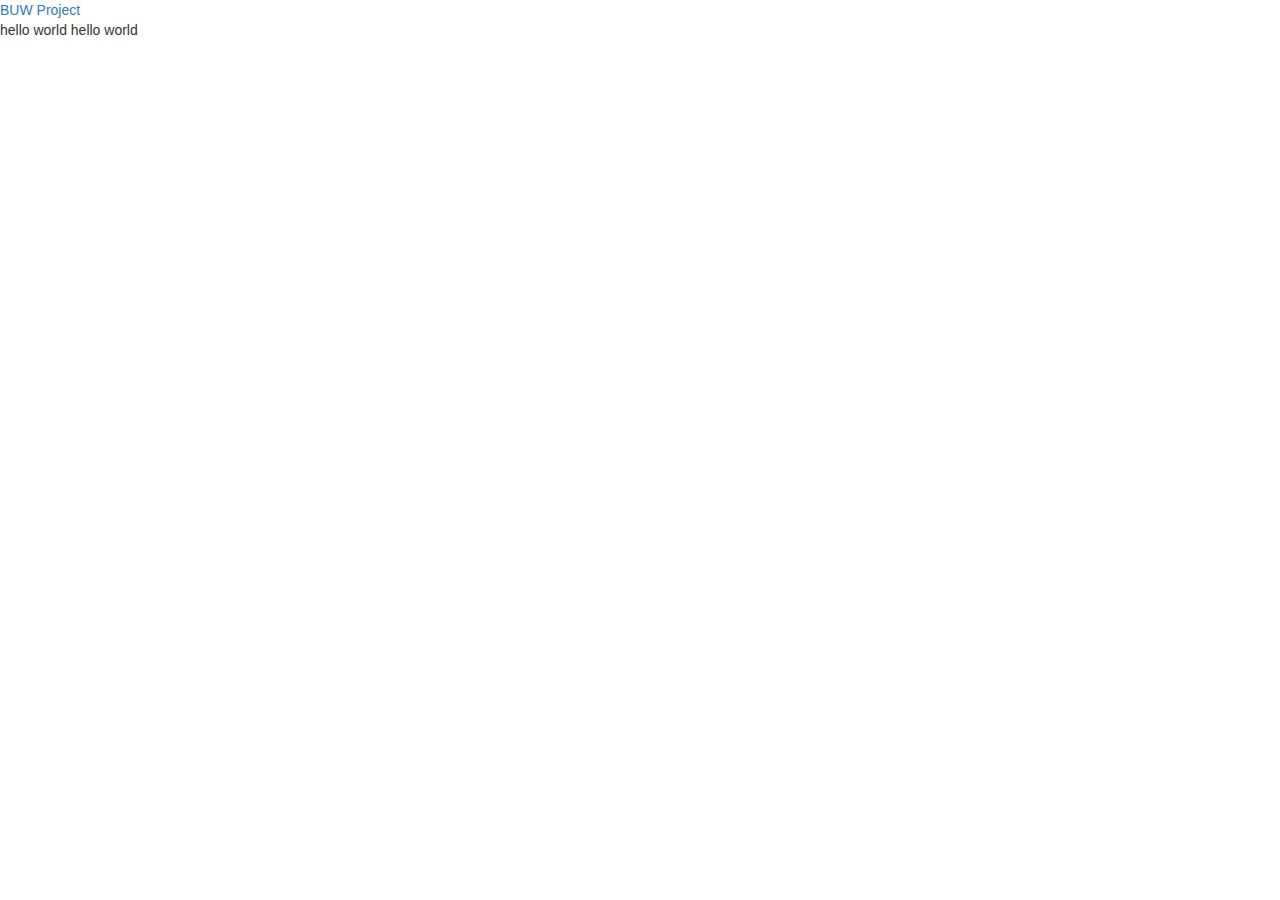
<file: index.html>
<!DOCTYPE html>
<html lang="en">
<head>
  <title>How To Help</title>
  <meta charset="utf-8">
  <meta name="viewport" content="width=device-width, initial-scale=1">
  <link rel="stylesheet" href="https://maxcdn.bootstrapcdn.com/bootstrap/3.3.7/css/bootstrap.min.css">
   <link rel="stylesheet" href="BUW.css">
   <link href="https://fonts.googleapis.com/css?family=Roboto+Slab" rel="stylesheet">
  <script src="https://ajax.googleapis.com/ajax/libs/jquery/3.2.1/jquery.min.js"></script>
  <script src="https://maxcdn.bootstrapcdn.com/bootstrap/3.3.7/js/bootstrap.min.js"></script>
</head>

<body>

<a href="buw/buw_home.html">BUW Project</a></li>

<p> hello world hello world



</body>
</html>
</file>
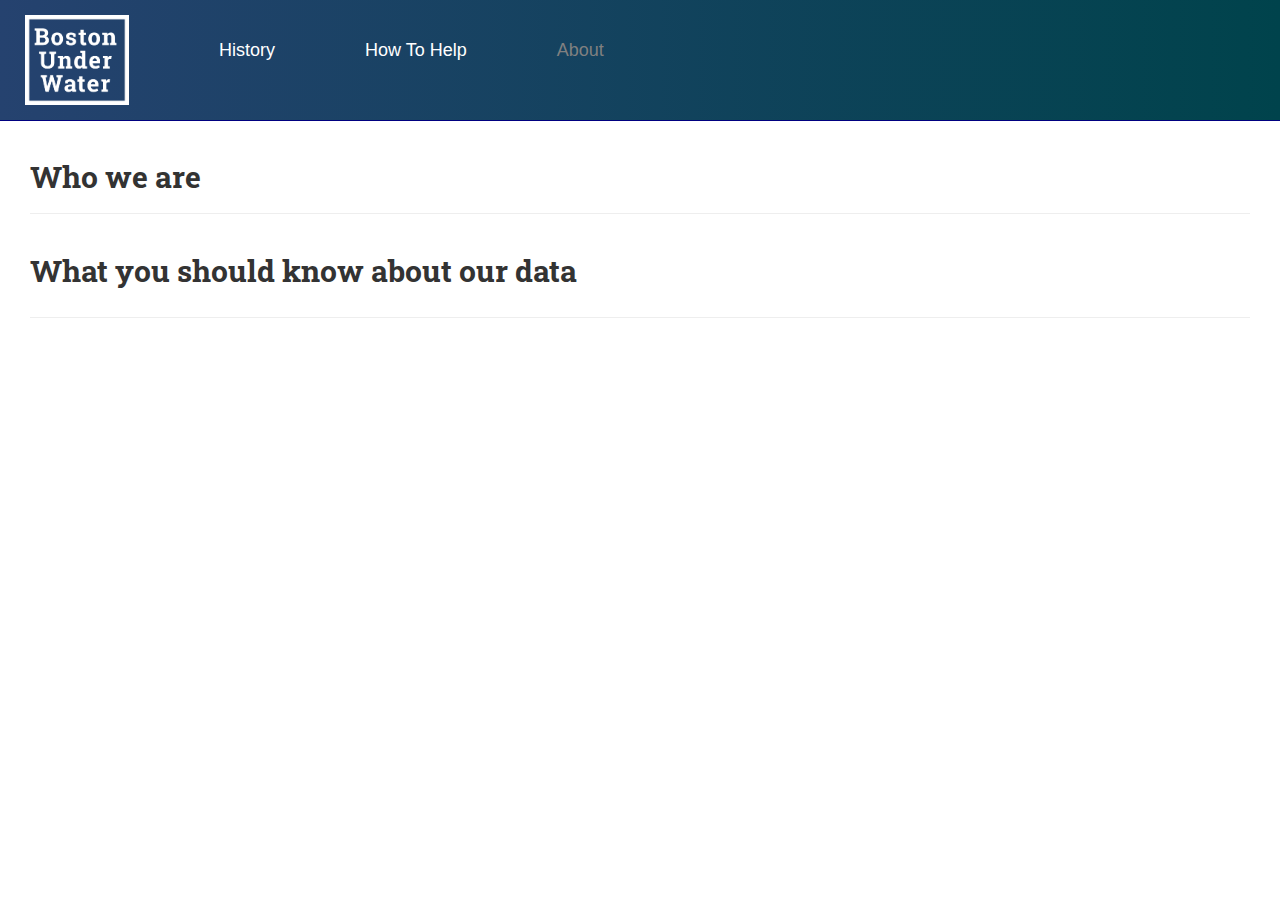
<file: about.html>
<!DOCTYPE html>
<html lang="en">
<head>
  <title>How To Help</title>
  <meta charset="utf-8">
  <meta name="viewport" content="width=device-width, initial-scale=1">
  <link rel="stylesheet" href="https://maxcdn.bootstrapcdn.com/bootstrap/3.3.7/css/bootstrap.min.css">
   <link rel="stylesheet" href="BUW.css">
   <link href="https://fonts.googleapis.com/css?family=Roboto+Slab" rel="stylesheet">
  <script src="https://ajax.googleapis.com/ajax/libs/jquery/3.2.1/jquery.min.js"></script>
  <script src="https://maxcdn.bootstrapcdn.com/bootstrap/3.3.7/js/bootstrap.min.js"></script>
</head>
<body id="override">

<nav class="navbar navbar-default navbar-fixed-top">
  <div class="container-fluid">
    <div class="navbar-header">
      <button type="button" class="navbar-toggle" data-toggle="collapse" data-target="#myNavbar">
        <span class="icon-bar"></span>
        <span class="icon-bar"></span>
        <span class="icon-bar"></span>                        
      </button>

      <a class="navbar-brand" href="buw_home.html">
      	<img alt="Boston Under Water" src="BUW_Logo.png">
      </a>

    </div>
    <div class="collapse navbar-collapse" id="myNavbar">
      <ul class="nav navbar-nav">
        <li><a href="buw_home.html">History</a></li>
        <li><a href="help.html">How To Help</a></li>
        <li class="active"><a href="about.html">About</a></li>
      </ul>
      <ul class="nav navbar-nav navbar-right">
        <!-- empty for now -->
      </ul>
    </div>
  </div>
</nav>

	<div id="content">
    <br><br><br><br><br><br>
  
    
    <br>
    <h2> <b> Who we are </b></h2>


    <hr>
    <div class="row">
    </div>

    <h2> <b> What you should know about our data </b></h2>
   
    <div class="row">
    </div>
    <hr>

  </div>

</body>
</html>
</file>
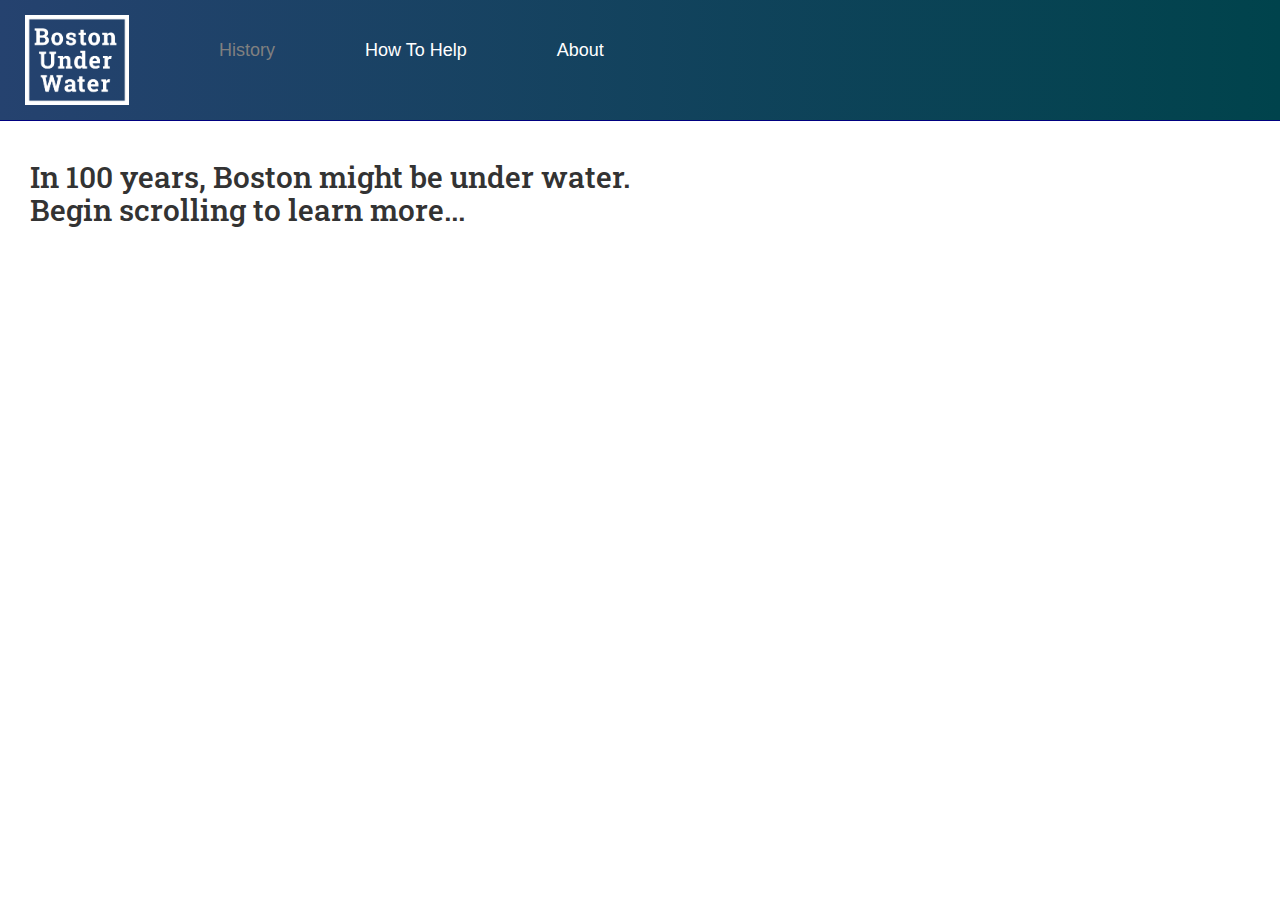
<file: buw_home.html>
<!DOCTYPE html>
<html lang="en">
<head>
  <title>Boston Under Water</title>
  <meta charset="utf-8">
  <meta name="viewport" content="width=device-width, initial-scale=1">
  <link rel="stylesheet" href="https://maxcdn.bootstrapcdn.com/bootstrap/3.3.7/css/bootstrap.min.css">
   <link rel="stylesheet" href="BUW.css">
   <link href="https://fonts.googleapis.com/css?family=Roboto+Slab" rel="stylesheet">
  <script src="https://ajax.googleapis.com/ajax/libs/jquery/3.2.1/jquery.min.js"></script>
  <script src="https://maxcdn.bootstrapcdn.com/bootstrap/3.3.7/js/bootstrap.min.js"></script>
</head>
<body id="override">

<nav class="navbar navbar-default navbar-fixed-top">
  <div class="container-fluid">
    <div class="navbar-header">
      <button type="button" class="navbar-toggle" data-toggle="collapse" data-target="#myNavbar">
        <span class="icon-bar"></span>
        <span class="icon-bar"></span>
        <span class="icon-bar"></span>                        
      </button>

      <a class="navbar-brand" href="buw_home.html">
      	<img alt="Boston Under Water" src="BUW_Logo.png">
      </a>

    </div>
    <div class="collapse navbar-collapse" id="myNavbar">
      <ul class="nav navbar-nav">
        <li class="active"><a href="buw_home.html">History</a></li>
        <li><a href="help.html">How To Help</a></li>
        <li><a href="about.html">About</a></li>
      </ul>
      <ul class="nav navbar-nav navbar-right">
        <!-- empty for now -->
      </ul>
    </div>
  </div>
</nav>

	<div id="content">
		<br><br><br><br><br><br><br>
		<h2> In 100 years, Boston might be under water. 
			<br> Begin scrolling to learn more... </h1>
		<!-- <div id="video">
			<video controls muted autoplay>
				  <source src="flood.mp4" type="video/mp4">
					Your browser does not support the video tag.
			</video>
		</div> -->

		<br><br><br><br><br><br><br><br><br><br><br><br><br>
		
		<br><br><br><br><br><br><br><br><br><br>
	</div>

</body>

</html>
</file>
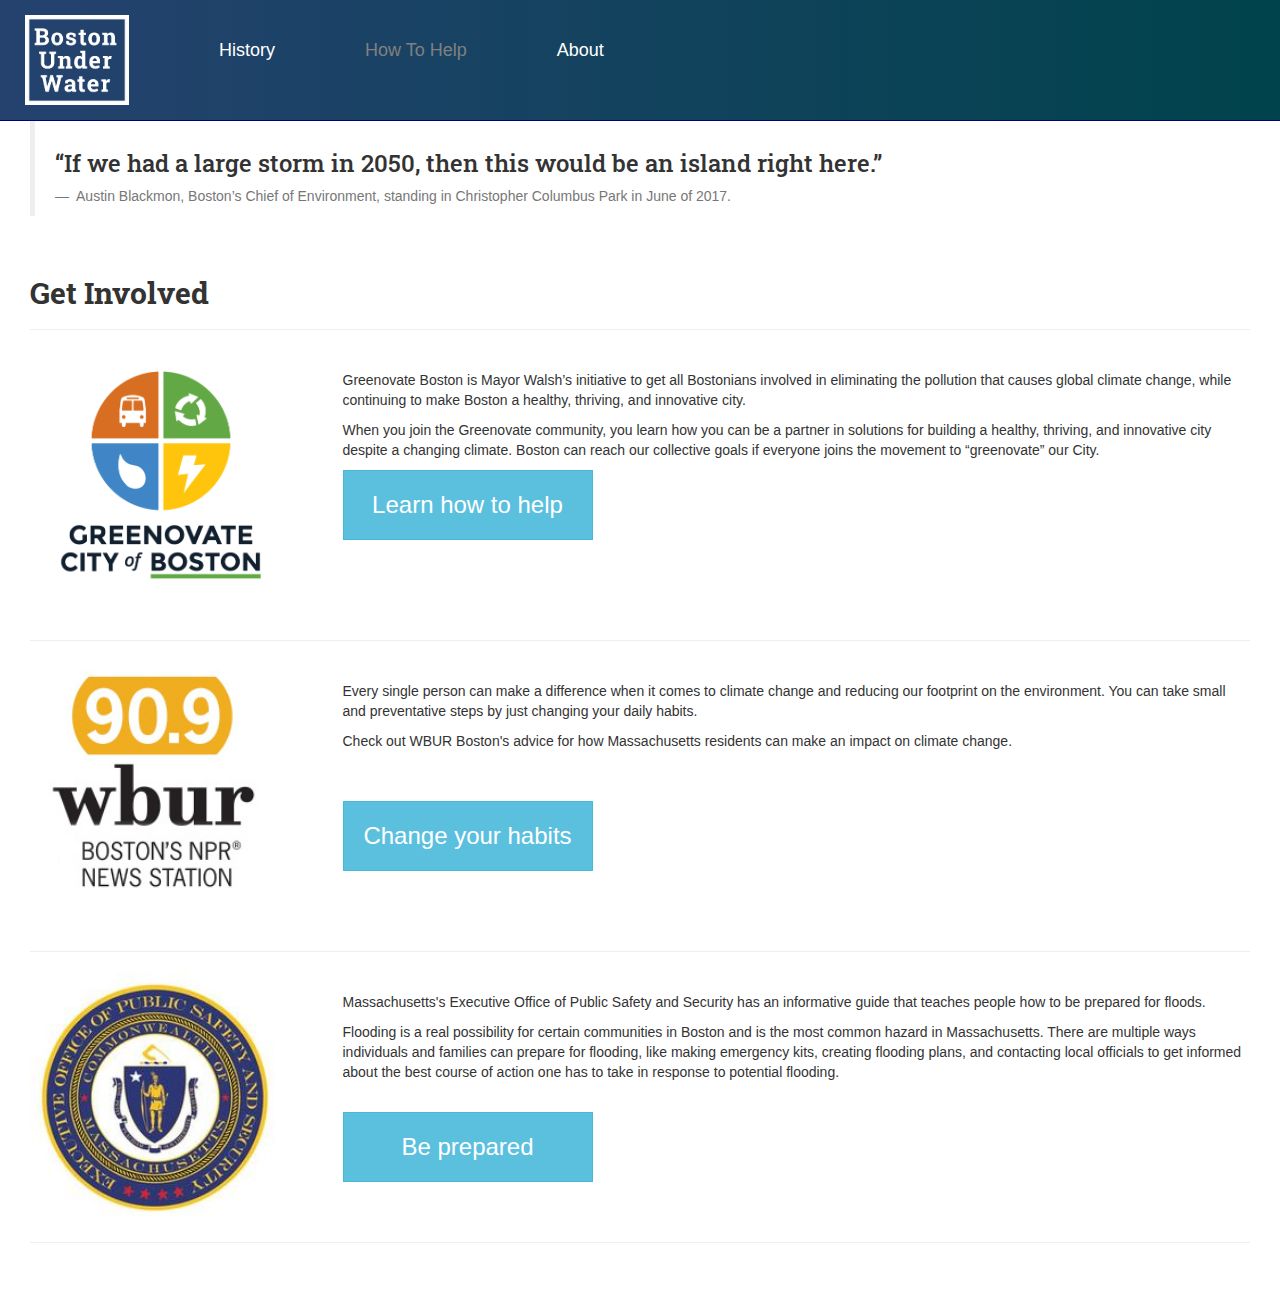
<file: help.html>
<!DOCTYPE html>
<html lang="en">
<head>
  <title>How To Help</title>
  <meta charset="utf-8">
  <meta name="viewport" content="width=device-width, initial-scale=1">
  <link rel="stylesheet" href="https://maxcdn.bootstrapcdn.com/bootstrap/3.3.7/css/bootstrap.min.css">
   <link rel="stylesheet" href="BUW.css">
   <link href="https://fonts.googleapis.com/css?family=Roboto+Slab" rel="stylesheet">
  <script src="https://ajax.googleapis.com/ajax/libs/jquery/3.2.1/jquery.min.js"></script>
  <script src="https://maxcdn.bootstrapcdn.com/bootstrap/3.3.7/js/bootstrap.min.js"></script>
</head>
<body id="override">

<nav class="navbar navbar-default navbar-fixed-top">
  <div class="container-fluid">
    <div class="navbar-header">
      <button type="button" class="navbar-toggle" data-toggle="collapse" data-target="#myNavbar">
        <span class="icon-bar"></span>
        <span class="icon-bar"></span>
        <span class="icon-bar"></span>                        
      </button>

      <a class="navbar-brand" href="buw_home.html">
      	<img alt="Boston Under Water" src="BUW_Logo.png">
      </a>

    </div>
    <div class="collapse navbar-collapse" id="myNavbar">
      <ul class="nav navbar-nav">
        <li><a href="buw_home.html">History</a></li>
        <li class="active"><a href="help.html">How To Help</a></li>
        <li><a href="about.html">About</a></li>
      </ul>
      <ul class="nav navbar-nav navbar-right">
        <!-- empty for now -->
      </ul>
    </div>
  </div>
</nav>

	<div id="content">
		<br><br><br><br><br><br>
    
		<blockquote class="blockquote">
        <h3 class="mb-0"> “If we had a large storm in 2050, then this would be an island right here.”</h3>
        <footer class="blockquote-footer"> Austin Blackmon, Boston’s Chief of Environment, standing in Christopher Columbus Park in June of 2017. 
        </footer>
    </blockquote> 
		
    <br>
    <h2> <b> Get Involved </b></h2>


    <hr>
    <div class="row">
        <div class="col-md-3"> 
           <img class="orglogo" src="greenovate.png">
        </div>
           
       
        <div class="col-md-9">
          <br>
          <p>Greenovate Boston is Mayor Walsh’s initiative to get all Bostonians involved in eliminating the pollution that causes global climate change, while continuing to make Boston a healthy, thriving, and innovative city.</p>

          <p> When you join the Greenovate community, you learn how you can be a partner in solutions for building a healthy, thriving, and innovative city despite a changing climate. Boston can reach our collective goals if everyone joins the movement to “greenovate” our City. </p>


           <button type="button" class="btn btn-info">
              <a href="http://greenovateboston.org/signup_survey">Learn how to help</a>
           </button>

        </div>
    </div>

    <br> 

    <hr>
    <div class="row">
        <div class="col-md-3"> 
           <img class="orglogo" src="wbur.jpg">
        </div>
           
       
        <div class="col-md-9">
          <br>
          <p>Every single person can make a difference when it comes to climate change and reducing our footprint on the environment. You can take small and preventative steps by just changing your daily habits. </p>

          <p>Check out WBUR Boston's advice for how Massachusetts residents can make an impact on climate change.</p>

         <br><br>


           <button type="button" class="btn btn-info">
              <a href="http://www.wbur.org/news/2017/08/29/massachusetts-what-can-you-do-about-climate-change">Change your habits</a>
           </button>

        </div>
    </div>

    <br> 
    
    <hr>
    <div class="row">
        <div class="col-md-3"> 
           <img class="orglogo" src="safety.jpg">
        </div>
           
       
        <div class="col-md-9">
          <br>
          <p>Massachusetts's Executive Office of Public Safety and Security has an informative guide that teaches people how to be prepared for floods. </p>

          <o> Flooding is a real possibility for certain communities in Boston and is the most common hazard in Massachusetts. There are multiple ways individuals and families can prepare for flooding, like making emergency kits, creating flooding plans, and contacting local officials to get informed about the best course of action one has to take in response to potential flooding.  </p>

         <br>


           <button type="button" class="btn btn-info">
              <a href="http://www.mass.gov/eopss/agencies/mema/emergencies/floods/">Be prepared</a>
           </button>

        </div>
    </div>
    <hr>

    </div>

    
    <br><br>
	</div>

</body>
</html>
</file>
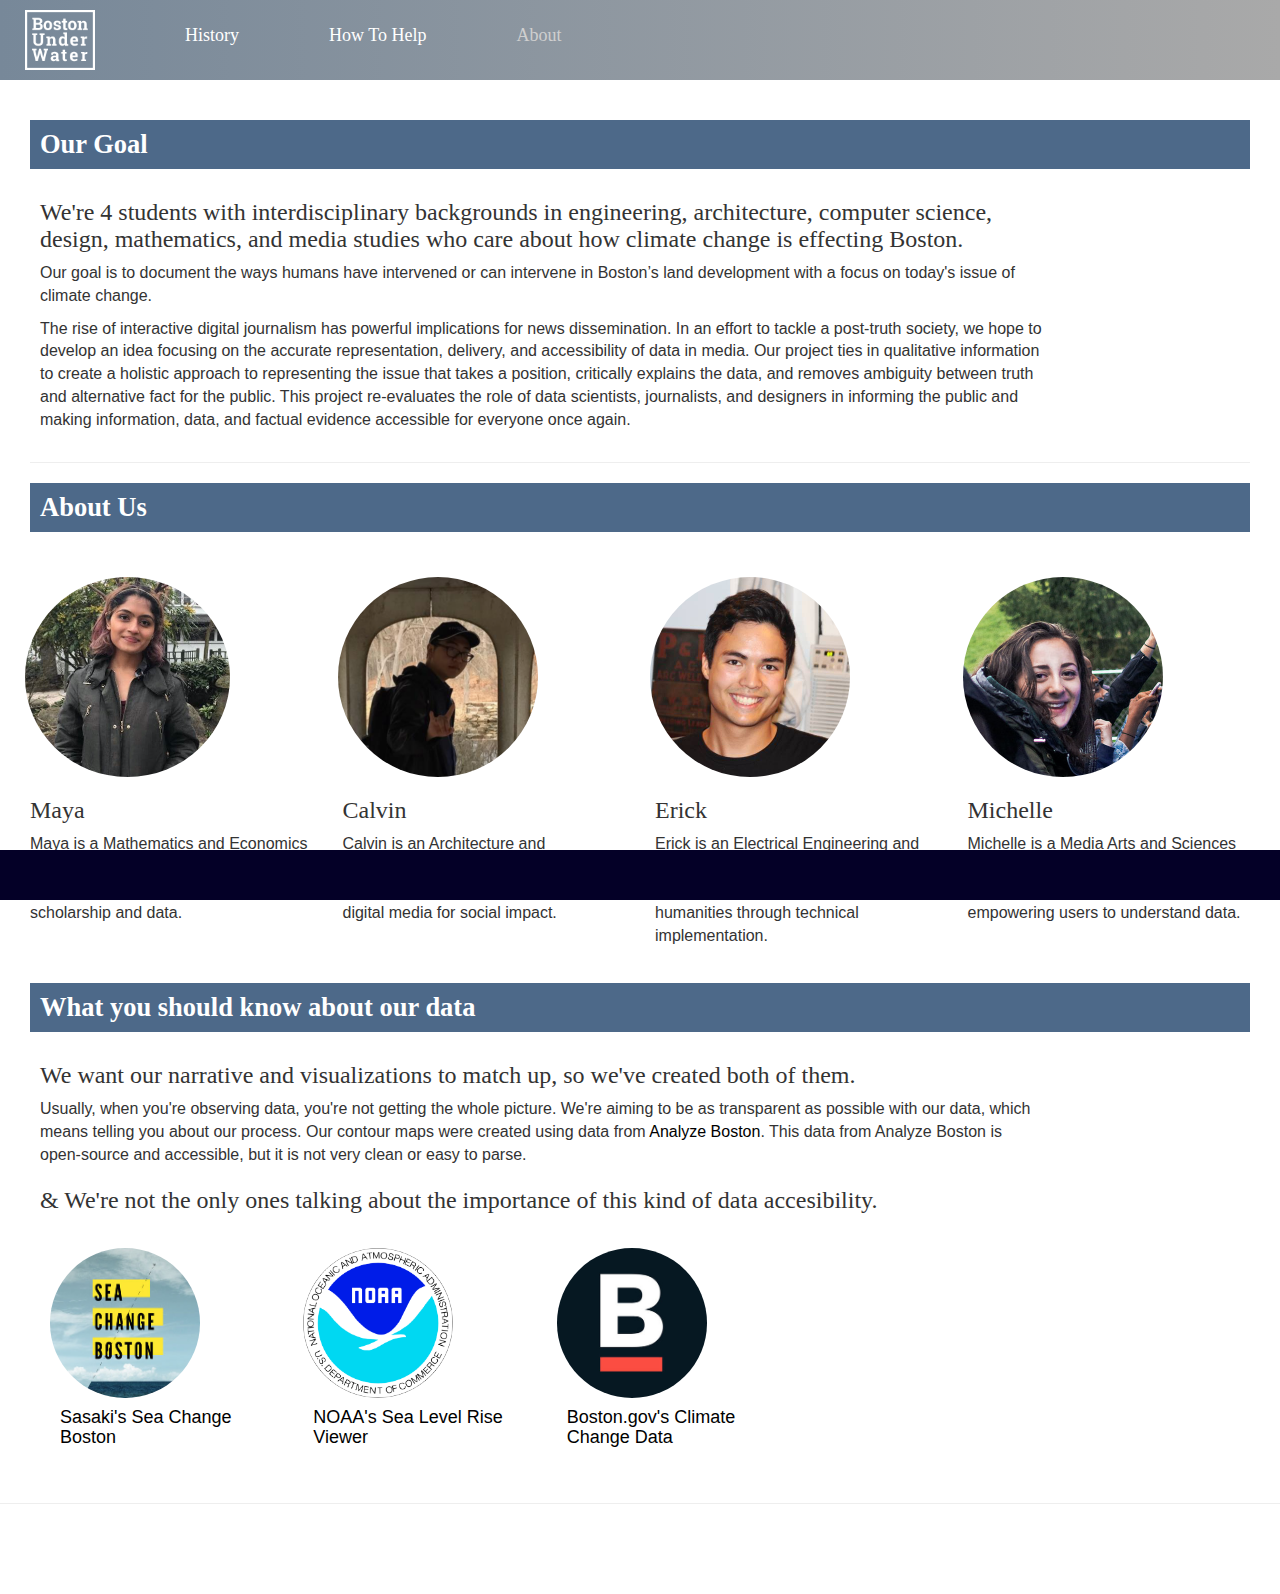
<file: buw/about.html>
<!DOCTYPE html>
<html lang="en">
<head>
  <title>How To Help</title>
  <meta charset="utf-8">
  <meta name="viewport" content="width=device-width, initial-scale=1">
  <link rel="stylesheet" href="https://maxcdn.bootstrapcdn.com/bootstrap/3.3.7/css/bootstrap.min.css">
   <link rel="stylesheet" href="BUW.css">
   <link href="https://fonts.googleapis.com/css?family=Roboto+Slab" rel="stylesheet">
  <script src="https://ajax.googleapis.com/ajax/libs/jquery/3.2.1/jquery.min.js"></script>
  <script src="https://maxcdn.bootstrapcdn.com/bootstrap/3.3.7/js/bootstrap.min.js"></script>
</head>

<style>

  .about, .card-img-top {
    height: 200px;
    border-radius: 100%;
    text-align: center;
    padding-left: 5px;
    padding-right: 5px;

  }


  .card-text, .card-title{
    padding-left: 10px;
    padding-right: 10px;
  }

  .data {
    border-radius: 100%;
    height: 150px;
  }

  

</style>
<body id="override">

<nav class="navbar navbar-default navbar-fixed-top">
  <div class="container-fluid">
    <div class="navbar-header">
      <button type="button" class="navbar-toggle" data-toggle="collapse" data-target="#myNavbar">
        <span class="icon-bar"></span>
        <span class="icon-bar"></span>
        <span class="icon-bar"></span>                        
      </button>

      <a class="navbar-brand" href="buw_home.html">
      	<img alt="Boston Under Water" src="BUW_Logo.png">
      </a>

    </div>
    <div class="collapse navbar-collapse" id="myNavbar">
      <ul class="nav navbar-nav">
        <li><a href="buw_home.html">History</a></li>
        <li><a href="help.html">How To Help</a></li>
        <li class="active"><a href="about.html">About</a></li>
      </ul>
      <ul class="nav navbar-nav navbar-right">
        <!-- empty for now -->
      </ul>
    </div>
  </div>
</nav>

	<div id="content2">

    <h2> <b> Our Goal </b></h2>

      <div class="row" style="padding-left: 10px">
       <div style=" padding-top: 10px;" class="col-xs-10">
          <h3> We're 4 students with interdisciplinary backgrounds in engineering, architecture, computer science, design, mathematics, and media studies who care about how climate change is effecting Boston. </h3>

          <p> Our goal is to document the ways humans have intervened or can intervene in Boston’s land development with a focus on today's issue of climate change. 

          <p>
           The rise of interactive digital journalism has powerful implications for news dissemination. In an effort to tackle a post-truth society, we hope to develop an idea focusing on the accurate representation, delivery, and accessibility of data in media.  Our project ties in qualitative information to create a holistic approach to representing the issue that takes a position, critically explains the data, and removes ambiguity between truth and alternative fact for the public. 

           This project re-evaluates the role of data scientists, journalists, and designers in informing the public and making information, data, and factual evidence accessible for everyone once again. 

       </div>
      </div>

    <hr>

    <h2> <b> About Us </b></h2>

    <br><br>
  
    <div class="row">
       <div style="padding: 5px" class="col-sm-3">
          <img class="about" src="maya.png" alt="maya">
           <div class="card-block">
              <h3 class="card-title">Maya</h3>
              <p class="card-text">Maya is a Mathematics and Economics major at Wellesley College. She is interested in modernizing historical scholarship and data.</p>
          </div>
       </div>


        <div style="padding: 5px" class="col-sm-3">
          <img class="about" src="calvin.png" alt="Calvin">
           <div class="card-block">
             
              <h3 class="card-title">Calvin</h3>
              <p class="card-text">Calvin is an Architecture and Comparitive Media Studies major at MIT. He is interested in leveraging digital media for social impact.</p>
          </div>
       </div>

        <div style="padding: 5px" class="col-sm-3">
          <img class="about" src="erick.png" alt="Erick">
           <div class="card-block">
             
              <h3 class="card-title">Erick</h3>
              <p class="card-text">Erick is an Electrical Engineering and Computer Science major at MIT. He is interested in innovating digital humanities through technical implementation.</p>
          </div>
       </div>

          <div style="padding: 5px" class="col-sm-3">
            <img class="about" src="michelle.png" alt="Michelle"> 
            <div class="card-block">
             
              <h3 class="card-title">Michelle</h3>
              <p class="card-text">Michelle is a Media Arts and Sciences major at Wellesley College. She is interested in data accesibility and empowering users to understand data. </p>
          </div>
       </div>
    </div>
    <br>
   
    <h2> <b> What you should know about our data </b></h2>
      

      <div class="row" style="padding-left: 10px">

       <div style=" padding-top: 10px;" class="col-xs-10">
          <h3> We want our narrative and visualizations to match up, so we've created both of them. </h3>

          <p> Usually, when you're observing data, you're not getting the whole picture. We're aiming to be as transparent as possible with our data, which means telling you about our process. Our contour maps were created using data from <a href="https://data.boston.gov/dataset/contours"> Analyze Boston</a>. This data from Analyze Boston is open-source and accessible, but it is not very clean or easy to parse. 

          <br>

          <h3> & We're not the only ones talking about the importance of this kind of data accesibility. </h3>
          <br>
          
           <div style="padding-left: 20px" class="row">
              <div style="padding: 5px;" class="col-sm-3">
                 <div class="card-block">
                  
                  <img class="data" style="text-align: center" src="sasaki.png" alt="saski"> 
                  <h4 class="card-title"><a href="http://www.sasaki.com/project/360/sea-change-boston/"> Sasaki's Sea Change Boston</a></h4>
                </div>
              </div>
         

         
              <div style="padding: 5px;" class="col-sm-3">
                 <div class="card-block">
                  <a href="https://coast.noaa.gov/slr/">
                    <img class="data" style="text-align: center" src="noaa.png" alt="noaa"> 
                    <h4 class="card-title"> NOAA's Sea Level Rise Viewer</h4>
                  </a>
                  </div>
             </div>

               <div style="padding: 5px;" class="col-sm-3">
                 <div class="card-block">
                  <a href="http://climatechangedata.boston.gov/climate-indicators#explore">
                    <img class="data" style="text-align: center" src="boston.png" alt="noaa"> 
                    <h4 class="card-title"> Boston.gov's Climate Change Data</h4>
                  </a>
                  </div>
             </div>
        

         </div>
      </div>

      </div>
    </div>
    <br>

    <hr>

  </div>

  <footer class="footer">
      <div class="navbar navbar-fixed-bottom">
       
      </div>
    </footer>

</body>
</html>
</file>
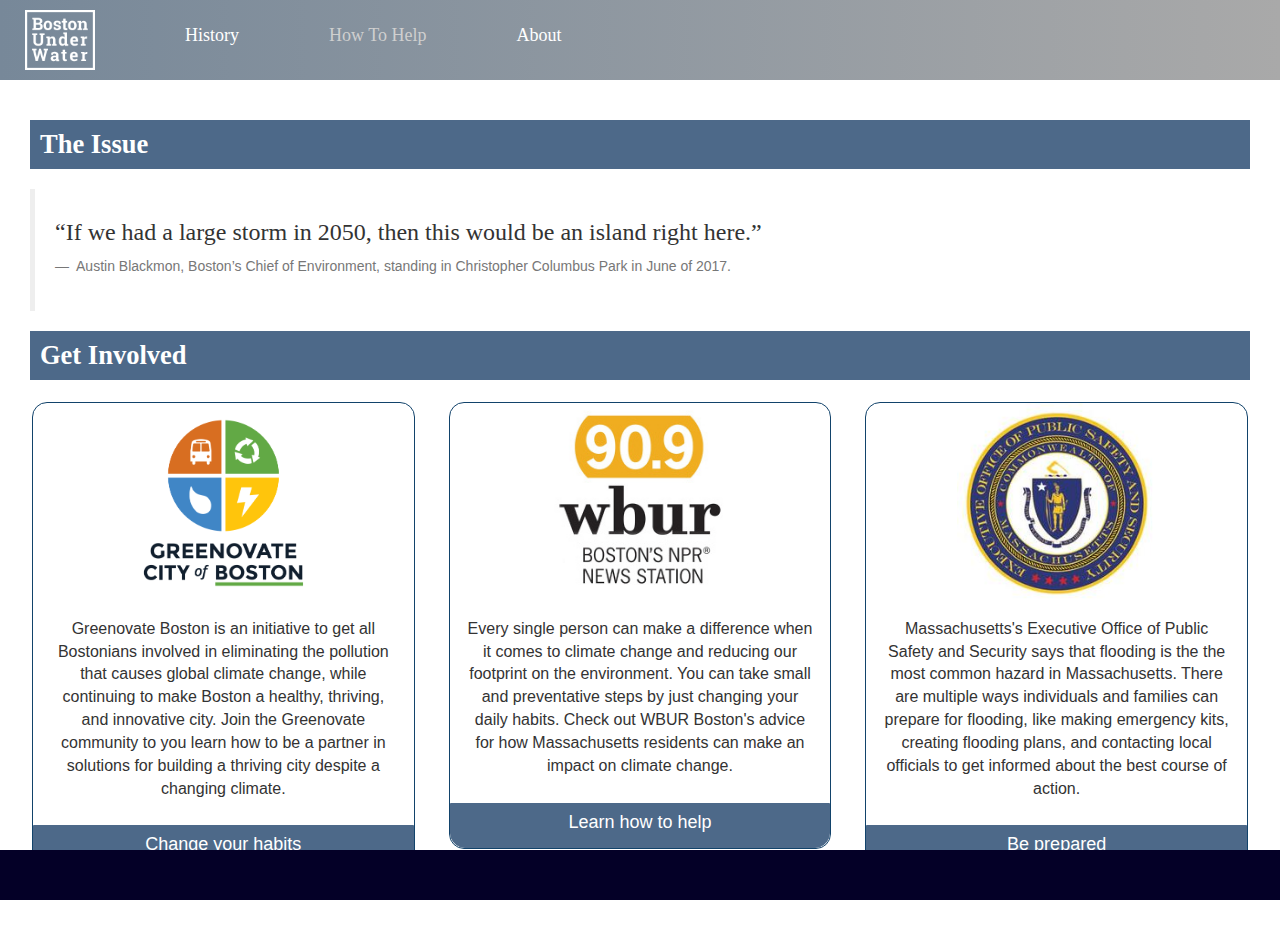
<file: buw/help.html>
<!DOCTYPE html>
<html lang="en">

<head>
  <title>How To Help</title>
  <meta charset="utf-8">
  <meta name="viewport" content="width=device-width, initial-scale=1">
  <link rel="stylesheet" href="https://maxcdn.bootstrapcdn.com/bootstrap/3.3.7/css/bootstrap.min.css">
   <link rel="stylesheet" href="BUW.css">
   <link href="https://fonts.googleapis.com/css?family=Roboto+Slab" rel="stylesheet">
  <script src="https://ajax.googleapis.com/ajax/libs/jquery/3.2.1/jquery.min.js"></script>
  <script src="https://maxcdn.bootstrapcdn.com/bootstrap/3.3.7/js/bootstrap.min.js"></script>
</head>

<style>
  .card {
    height: 100%;
    margin: 2px;
    margin-bottom: 5px;
    border-radius: 15px;
    text-align: center;
    
  }
  .card-body {
    padding: 15px;
    text-align: center;
  }

  .img-fluid{
    
    height: 200px;
    text-align: center;
  }

</style>
<body id="override">

<nav class="navbar navbar-default navbar-fixed-top">
  <div class="container-fluid">
    <div class="navbar-header">
      <button type="button" class="navbar-toggle" data-toggle="collapse" data-target="#myNavbar">
        <span class="icon-bar"></span>
        <span class="icon-bar"></span>
        <span class="icon-bar"></span>                        
      </button>

      <a class="navbar-brand" href="buw_home.html">
      	<img alt="Boston Under Water" src="BUW_Logo.png">
      </a>

    </div>
    <div class="collapse navbar-collapse" id="myNavbar">
      <ul class="nav navbar-nav">
        <li><a href="buw_home.html">History</a></li>
        <li class="active"><a href="help.html">How To Help</a></li>
        <li><a href="about.html">About</a></li>
      </ul>
      <ul class="nav navbar-nav navbar-right">
        <!-- empty for now -->
      </ul>
    </div>
  </div>
</nav>

	<div id="content2">
    
    <h2> <b> The Issue </b></h2>
    <br>

    
  		<blockquote class="blockquote">
          <h3 class="mb-0"> “If we had a large storm in 2050, then this would be an island right here.”</h3>
          <footer class="blockquote-footer"> Austin Blackmon, Boston’s Chief of Environment, standing in Christopher Columbus Park in June of 2017. 
          </footer>
          <br>
      </blockquote> 
    
		
    
    <h2> <b> Get Involved </b></h2>
    <br>

<div class="row">
  <div class="col-sm-4">
    
      <!--Card-->
    <div class="card" style="border: 1px solid; border-color: #12436b">
        <img class="img-fluid" src="greenovate.png" alt="Card image cap">
        <div class="card-body">
         
            <p class="card-text">Greenovate Boston is an initiative to get all Bostonians involved in eliminating the pollution that causes global climate change, while continuing to make Boston a healthy, thriving, and innovative city. Join the Greenovate community to you learn how to be a partner in solutions for building a thriving city despite a changing climate.  </p>

        </div>

        <a href="http://www.wbur.org/news/2017/08/29/massachusetts-what-can-you-do-about-climate-change" style="width: 100%;" class="btn btn-info">Change your habits</a>
    </div>
  </div>
    <!--/.Card-->

       <!--Card-->
    <div class="col-sm-4">
     <div class="card" style="border: 1px solid; border-color: #12436b">
          <img class="img-fluid" src="wbur.jpg" alt="Card image cap">
          <div class="card-body">
           
              <p class="card-text">Every single person can make a difference when it comes to climate change and reducing our footprint on the environment. You can take small and preventative steps by just changing your daily habits. Check out WBUR Boston's advice for how Massachusetts residents can make an impact on climate change.</p> 
          </div>
          <a href="http://greenovateboston.org/signup_survey" style="width: 100%;" class="btn btn-info">Learn how to help</a>
      </div>
    </div>
    <!--/.Card-->

       <!--Card-->

    <div class="col-sm-4">
      <div class="card" style="border: 1px solid; border-color: #12436b">
          <img class="img-fluid" src="safety.jpg" alt="Card image cap">
          <div class="card-body">
           
              <p class="card-text">Massachusetts's Executive Office of Public Safety and Security says that flooding is the the most common hazard in Massachusetts. There are multiple ways individuals and families can prepare for flooding, like making emergency kits, creating flooding plans, and contacting local officials to get informed about the best course of action.  </p>

          </div>
           <a href="http://www.mass.gov/eopss/agencies/mema/emergencies/floods/" style="width: 100%;" class="btn btn-info">Be prepared</a>
      </div>
    </div>
    <!--/.Card-->

</div>



	</div>

  <footer class="footer">
      <div class="navbar navbar-fixed-bottom">
       
      </div>
    </footer>

</body>
</html>
</file>
<file: BUW.css>
h2, h3 {
	font-family: 'Roboto Slab', serif;

}

p {
	font-family: "Helvetica Neue", Helvetica, Arial, sans-serif;

}

.navbar-default {
	border-color: navy;
	background: navy; /* For browsers that do not support gradients */    
    background: -webkit-linear-gradient(left, #25426F , #00434C); /* For Safari 5.1 to 6.0 */
    background: -o-linear-gradient(right, #25426F , #00434C); /* For Opera 11.1 to 12.0 */
    background: -moz-linear-gradient(right, #25426F , #00434C); /* For Firefox 3.6 to 15 */
    background: linear-gradient(to right, #25426F , #00434C); /* Standard syntax (must be last) */
	/*background-image: url("skyline.png");*/
}

.navbar-header {
	height: 120px;
}


.navbar-brand img {
	height: 90px;
	margin-left: 10px;
}

.navbar-nav>li {
	padding-left: 60px;
	padding-top: 25px;
	

}

#override .navbar-nav li a{
	font-size: 18px;
	color: white;
}


#override .navbar-nav li a:hover{
	font-size: 18px;
	color: grey;
}

#override .navbar-default .navbar-nav>.active>a {
	font-size: 18px;
	color: grey;
	background-color: #ffffff00;
}

#video {
	margin: auto;
	text-align: center;

}

#content {
	margin-left: 30px;
	margin-right: 30px;
}


.orglogo {
	height: 250px;
	float: left;
	margin-right: 30px;
}

.btn-info {
	float: left;
	width: 250px; 
	height: 70px; 
	border-radius: 0%;

}


.btn-info a {
	color: white;
	text-decoration: none;
	font-size: 24px;

}



@media only screen and (max-width : 768px) {

	.navbar-header {
	height: 100px;
}


	.navbar-brand img {
	height: 70px;
	margin-left: 10px;
}

   #override .navbar-nav>li{ 
       	padding-left: 15px;
		padding-top: 10px;

   }
   #override .navbar-default .navbar-toggle{
   		border-color: white;
   		border-radius: none;
   		margin-top: 27.5px;
   		margin-right: 25px;
   }
   #override .navbar-default .navbar-toggle .icon-bar {
   		margin: 6px;
   		background-color: white;

   
   }

   #content {
	margin-left: 30px;
	}

	.orglogo {
	height: 175px;

	}

}
</file>
<file: buw/BUW.css>
h2, h3 {
	font-family: 'Georgia-BoldItalic', serif;


}

p{
	font-family: "Helvetica Neue", Helvetica, Arial, sans-serif;
	font-size: 16px;

}

p .card-text {
	font-family: "Helvetica Neue", Helvetica, Arial, sans-serif;
	font-size: 16px;


}

body {
	padding-top: 120px;
	padding-bottom: 70px;
}



  h2 {
    background-color: #4D6989;
    padding: 10px;
    color: white;
    margin: auto;
    font-size: 26.5px;
  }

.navbar-default {
	border-color: navy;
	border-bottom: none;
	background: navy; /* For browsers that do not support gradients */    
    background: -webkit-linear-gradient(left, #778899, #A9A9A9); /* For Safari 5.1 to 6.0 */
    background: -o-linear-gradient(right, #778899, #A9A9A9); /* For Opera 11.1 to 12.0 */
    background: -moz-linear-gradient(right, #778899, #A9A9A9); /* For Firefox 3.6 to 15 */
    background: linear-gradient(to right, #778899, #A9A9A9); /* Standard syntax (must be last) */
	/*background-image: url("skyline.png");*/
}

.navbar-header {
	height: 80px;
}


.navbar-brand img {
	height: 70px;
	margin-left: 10px;
	margin-top: -10px; 
}

.navbar-nav>li {
	padding-left: 60px;
	padding-top: 10px;
	

}

#override .navbar-nav li a{
	font-size: 18px;
	color: white;
	font-family: 'Georgia-Bold', serif;
}


#override .navbar-nav li a:hover{
	font-size: 18px;
	color: #CFCFCF;
}

#override .navbar-default .navbar-nav>.active>a {
	font-size: 18px;
	color: #CFCFCF;
	background-color: #ffffff00;
}

#video {
	margin: auto;
	text-align: center;

}

#content2 {
	margin-left: 30px;
	margin-right: 30px;
}


.orglogo {
	height: 250px;
	float: left;
	margin-right: 30px;
}

.btn-info {
	
	width: 200px; 
	height: 45px; 
	border-radius: 0%;
	background-color: #4D6989;
	border-color: #4D6989;
	font-size: 18px;
	border-radius: 0px 0px 15px 15px;

}

.btn-info:hover {
	
	width: 200px; 
	height: 45px; 
	border-radius: 0%;
	background-color: #6180A4;
	border-color: #6180A4;
	border-radius: 0px 0px 15px 15px;

}



.btn-info a {
	color: white;
	text-decoration: none;
	font-size: 24px;


}


#override .footer .navbar-fixed-bottom{
	background-color: #040027;

	
}

a {
	text-decoration: none;
	color: black;
}

a:hover {
	text-decoration: none;
	color: black;
	font-weight: bold;
}



@media only screen and (max-width : 768px) {

	.navbar-header {
	height: 75px;
}


	.navbar-brand img {
	height: 70px;
	margin-left: 10px;
}

	body {
		padding-top: 110px;
		padding-bottom: 70px;
	}


   #override .navbar-nav>li{ 
       	padding-left: 15px;
		padding-top: 10px;

   }
   #override .navbar-default .navbar-toggle{
   		border-color: white;
   		border-radius: none;
   		margin-top: 15px;
   		margin-right: 25px;
   }
   #override .navbar-default .navbar-toggle .icon-bar {
   		margin: 6px;
   		background-color: white;

   
   }

   #content2 {
	margin-left: 30px;
	}

	.orglogo {
	height: 175px;

	}

	h2 {
		font-size: 14px;

	}

}
</file>
